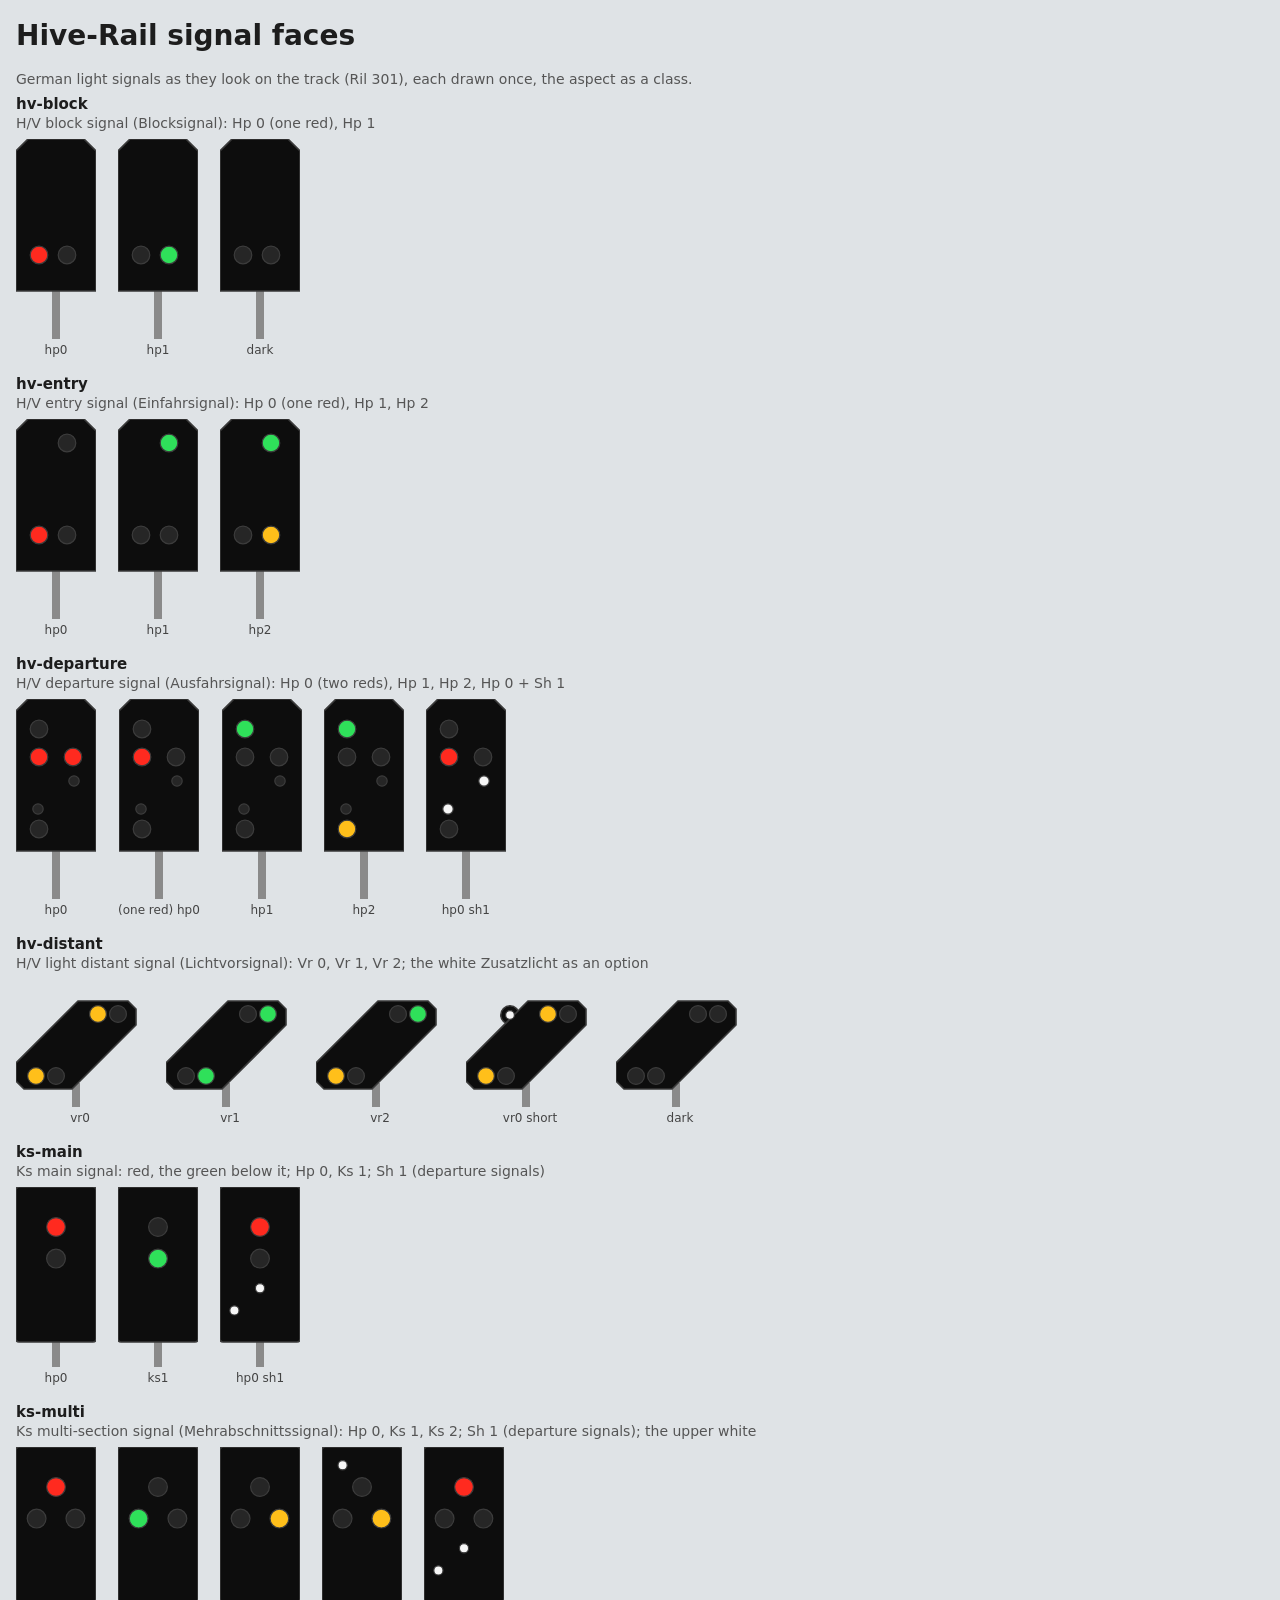
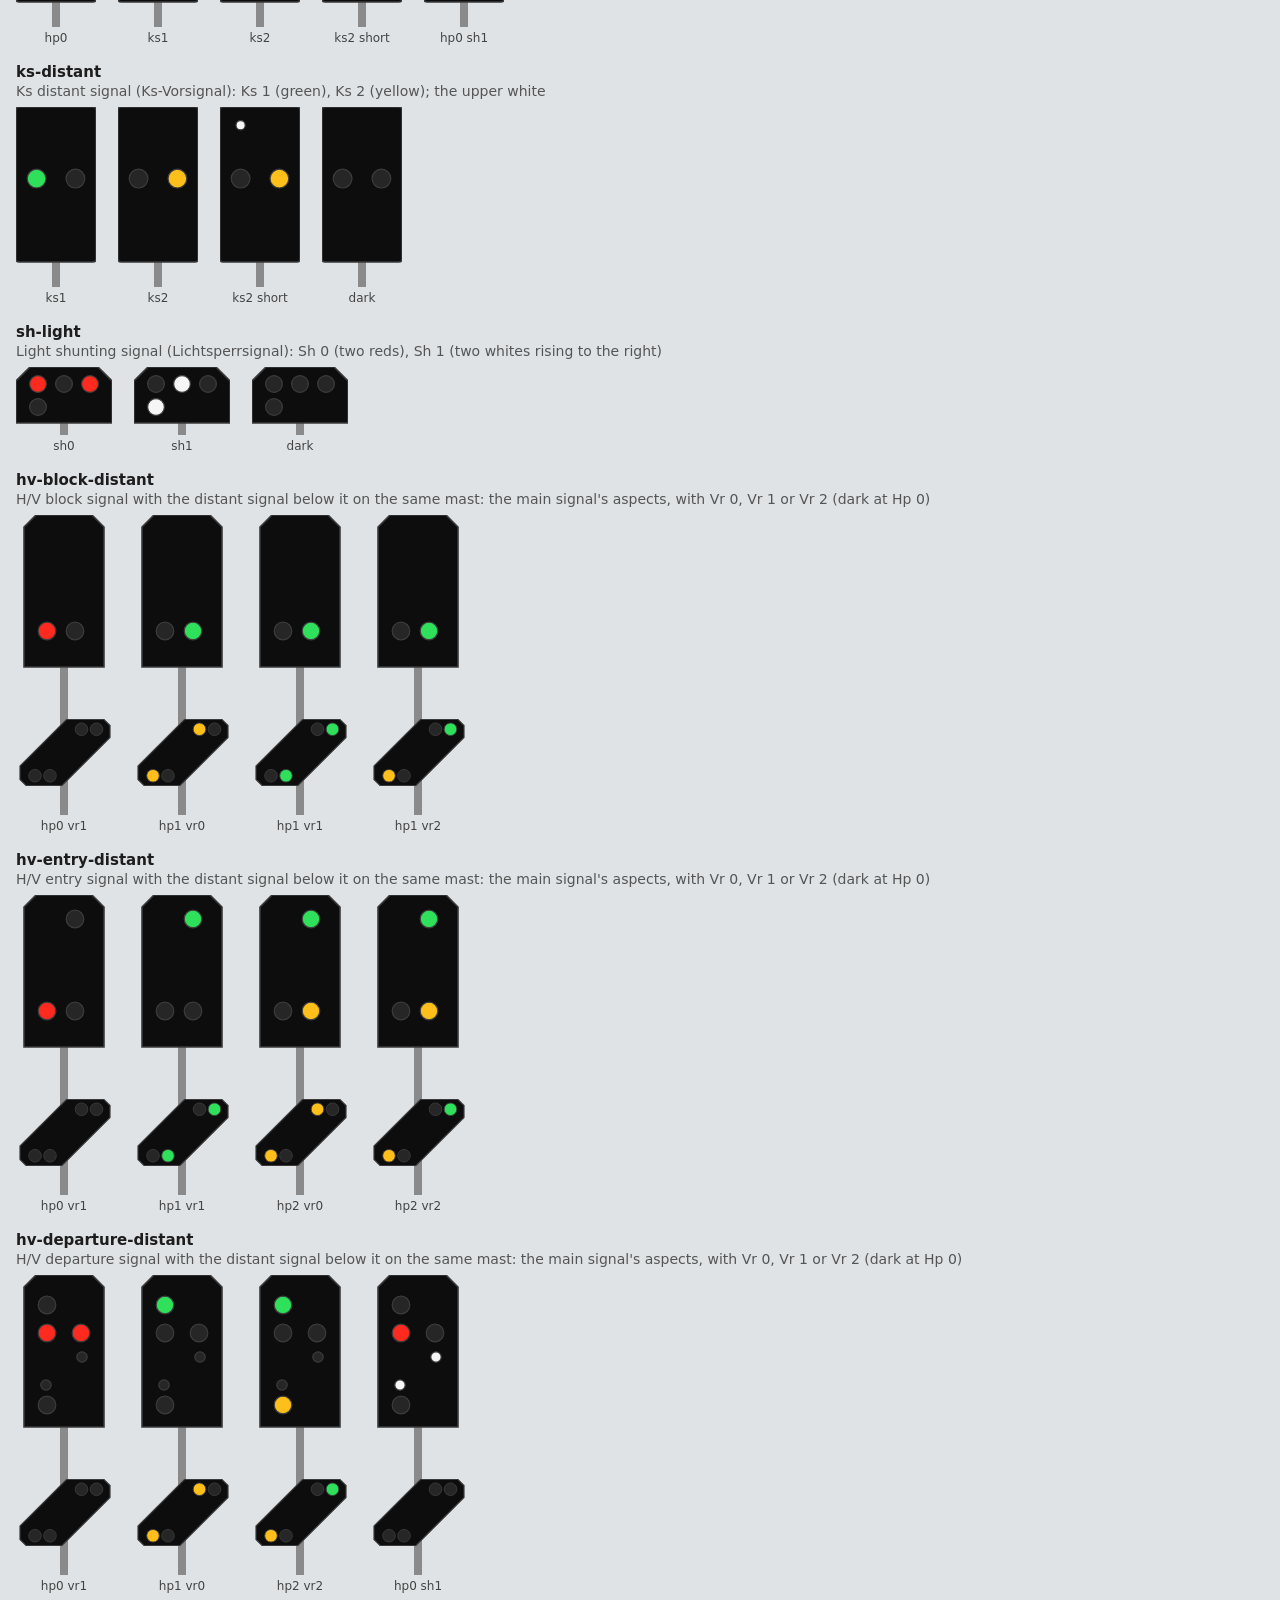
<file: assets/signals/preview.html>
<!doctype html>
<html lang="en"><head><meta charset="utf-8"><meta name="viewport" content="width=device-width, initial-scale=1">
<title>Signal faces</title>
<style>
  body { font: 14px system-ui, sans-serif; margin: 16px; background: #dfe3e6; color: #1d1d1d; }
  section { margin-bottom: 18px; } h2 { font-size: 15px; margin: 0; } p { margin: 2px 0 8px; color: #555; }
  .row { display: flex; gap: 22px; flex-wrap: wrap; align-items: flex-end; }
  figure { margin: 0; text-align: center; font-size: 12px; color: #444; } svg { display: block; margin: 0 auto 4px; }
  
  .sf-screen { fill: #0d0d0d; stroke: #3a3a3a; stroke-width: 0.8; }
  .sf-mast { fill: #8a8a8a; }
  .sf-lamp { fill: #262626; stroke: #3c3c3c; stroke-width: 0.6; }
  .sf-option { display: none; }
  .sh-lamp .sf-option.sh-lamp, .extra-lamp .sf-option.extra-lamp { display: inline; }
  /* H/V main */
  .hp0 .sf-red1, .hp0 .sf-red2 { fill: #ff2a1f; }
  .hp0.sh1 .sf-red2, .one-red.hp0 .sf-red2 { fill: #262626; }
  .hp1 .sf-green, .hp2 .sf-green { fill: #2fe05a; }
  .hp2 .sf-yellow { fill: #ffbf1a; }
  .sh1 .sf-white { fill: #f6f6f6; }
  /* H/V distant */
  .vr0 .sf-ll.sf-vr-yellow, .vr0 .sf-ur.sf-vr-yellow, .vr2 .sf-ll.sf-vr-yellow { fill: #ffbf1a; }
  .vr1 .sf-ll.sf-vr-green, .vr1 .sf-ur.sf-vr-green, .vr2 .sf-ur.sf-vr-green { fill: #2fe05a; }
  .short .sf-extra { fill: #f6f6f6; }
  .hp0 .sf-on-main .sf-vr-yellow, .hp0 .sf-on-main .sf-vr-green { fill: #262626; }
  /* Ks */
  .hp0 .sf-ks-red { fill: #ff2a1f; }
  .ks1 .sf-ks-green { fill: #2fe05a; }
  .ks2 .sf-ks-yellow { fill: #ffbf1a; }
  /* light shunting signal */
  .sh0 .sf-sh-red, .hp0 .sf-sh-red { fill: #ff2a1f; }

</style></head><body>
<h1>Hive-Rail signal faces</h1>
<p>German light signals as they look on the track (Ril 301), each drawn once, the aspect as a class.</p>
<section><h2>hv-block</h2><p>H/V block signal (Blocksignal): Hp 0 (one red), Hp 1</p><div class="row"><figure><svg viewBox="0 0 40 100" style="height:200px" class="hp0"><rect class="sf-mast" x="18" y="76" width="4" height="24"/>
  <path class="sf-screen" d="M6 0 H34 L40 6 V76 H0 V6 Z"/>
  <circle class="sf-lamp sf-red1" cx="11.5" cy="58" r="4.4"/>
  <circle class="sf-lamp sf-green" cx="25.5" cy="58" r="4.4"/></svg><figcaption>hp0</figcaption></figure><figure><svg viewBox="0 0 40 100" style="height:200px" class="hp1"><rect class="sf-mast" x="18" y="76" width="4" height="24"/>
  <path class="sf-screen" d="M6 0 H34 L40 6 V76 H0 V6 Z"/>
  <circle class="sf-lamp sf-red1" cx="11.5" cy="58" r="4.4"/>
  <circle class="sf-lamp sf-green" cx="25.5" cy="58" r="4.4"/></svg><figcaption>hp1</figcaption></figure><figure><svg viewBox="0 0 40 100" style="height:200px" class=""><rect class="sf-mast" x="18" y="76" width="4" height="24"/>
  <path class="sf-screen" d="M6 0 H34 L40 6 V76 H0 V6 Z"/>
  <circle class="sf-lamp sf-red1" cx="11.5" cy="58" r="4.4"/>
  <circle class="sf-lamp sf-green" cx="25.5" cy="58" r="4.4"/></svg><figcaption>dark</figcaption></figure></div></section><section><h2>hv-entry</h2><p>H/V entry signal (Einfahrsignal): Hp 0 (one red), Hp 1, Hp 2</p><div class="row"><figure><svg viewBox="0 0 40 100" style="height:200px" class="hp0"><rect class="sf-mast" x="18" y="76" width="4" height="24"/>
  <path class="sf-screen" d="M6 0 H34 L40 6 V76 H0 V6 Z"/>
  <circle class="sf-lamp sf-green" cx="25.5" cy="12" r="4.4"/>
  <circle class="sf-lamp sf-red1" cx="11.5" cy="58" r="4.4"/>
  <circle class="sf-lamp sf-yellow" cx="25.5" cy="58" r="4.4"/></svg><figcaption>hp0</figcaption></figure><figure><svg viewBox="0 0 40 100" style="height:200px" class="hp1"><rect class="sf-mast" x="18" y="76" width="4" height="24"/>
  <path class="sf-screen" d="M6 0 H34 L40 6 V76 H0 V6 Z"/>
  <circle class="sf-lamp sf-green" cx="25.5" cy="12" r="4.4"/>
  <circle class="sf-lamp sf-red1" cx="11.5" cy="58" r="4.4"/>
  <circle class="sf-lamp sf-yellow" cx="25.5" cy="58" r="4.4"/></svg><figcaption>hp1</figcaption></figure><figure><svg viewBox="0 0 40 100" style="height:200px" class="hp2"><rect class="sf-mast" x="18" y="76" width="4" height="24"/>
  <path class="sf-screen" d="M6 0 H34 L40 6 V76 H0 V6 Z"/>
  <circle class="sf-lamp sf-green" cx="25.5" cy="12" r="4.4"/>
  <circle class="sf-lamp sf-red1" cx="11.5" cy="58" r="4.4"/>
  <circle class="sf-lamp sf-yellow" cx="25.5" cy="58" r="4.4"/></svg><figcaption>hp2</figcaption></figure></div></section><section><h2>hv-departure</h2><p>H/V departure signal (Ausfahrsignal): Hp 0 (two reds), Hp 1, Hp 2, Hp 0 + Sh 1</p><div class="row"><figure><svg viewBox="0 0 40 100" style="height:200px" class="hp0"><rect class="sf-mast" x="18" y="76" width="4" height="24"/>
  <path class="sf-screen" d="M6 0 H34 L40 6 V76 H0 V6 Z"/>
  <circle class="sf-lamp sf-green" cx="11.5" cy="15" r="4.4"/>
  <circle class="sf-lamp sf-red1" cx="11.5" cy="29" r="4.4"/>
  <circle class="sf-lamp sf-red2" cx="28.5" cy="29" r="4.4"/>
  <circle class="sf-lamp sf-white" cx="29" cy="41" r="2.6"/>
  <circle class="sf-lamp sf-white" cx="11" cy="55" r="2.6"/>
  <circle class="sf-lamp sf-yellow" cx="11.5" cy="65" r="4.4"/></svg><figcaption>hp0</figcaption></figure><figure><svg viewBox="0 0 40 100" style="height:200px" class="one-red hp0"><rect class="sf-mast" x="18" y="76" width="4" height="24"/>
  <path class="sf-screen" d="M6 0 H34 L40 6 V76 H0 V6 Z"/>
  <circle class="sf-lamp sf-green" cx="11.5" cy="15" r="4.4"/>
  <circle class="sf-lamp sf-red1" cx="11.5" cy="29" r="4.4"/>
  <circle class="sf-lamp sf-red2" cx="28.5" cy="29" r="4.4"/>
  <circle class="sf-lamp sf-white" cx="29" cy="41" r="2.6"/>
  <circle class="sf-lamp sf-white" cx="11" cy="55" r="2.6"/>
  <circle class="sf-lamp sf-yellow" cx="11.5" cy="65" r="4.4"/></svg><figcaption>(one red) hp0</figcaption></figure><figure><svg viewBox="0 0 40 100" style="height:200px" class="hp1"><rect class="sf-mast" x="18" y="76" width="4" height="24"/>
  <path class="sf-screen" d="M6 0 H34 L40 6 V76 H0 V6 Z"/>
  <circle class="sf-lamp sf-green" cx="11.5" cy="15" r="4.4"/>
  <circle class="sf-lamp sf-red1" cx="11.5" cy="29" r="4.4"/>
  <circle class="sf-lamp sf-red2" cx="28.5" cy="29" r="4.4"/>
  <circle class="sf-lamp sf-white" cx="29" cy="41" r="2.6"/>
  <circle class="sf-lamp sf-white" cx="11" cy="55" r="2.6"/>
  <circle class="sf-lamp sf-yellow" cx="11.5" cy="65" r="4.4"/></svg><figcaption>hp1</figcaption></figure><figure><svg viewBox="0 0 40 100" style="height:200px" class="hp2"><rect class="sf-mast" x="18" y="76" width="4" height="24"/>
  <path class="sf-screen" d="M6 0 H34 L40 6 V76 H0 V6 Z"/>
  <circle class="sf-lamp sf-green" cx="11.5" cy="15" r="4.4"/>
  <circle class="sf-lamp sf-red1" cx="11.5" cy="29" r="4.4"/>
  <circle class="sf-lamp sf-red2" cx="28.5" cy="29" r="4.4"/>
  <circle class="sf-lamp sf-white" cx="29" cy="41" r="2.6"/>
  <circle class="sf-lamp sf-white" cx="11" cy="55" r="2.6"/>
  <circle class="sf-lamp sf-yellow" cx="11.5" cy="65" r="4.4"/></svg><figcaption>hp2</figcaption></figure><figure><svg viewBox="0 0 40 100" style="height:200px" class="hp0 sh1"><rect class="sf-mast" x="18" y="76" width="4" height="24"/>
  <path class="sf-screen" d="M6 0 H34 L40 6 V76 H0 V6 Z"/>
  <circle class="sf-lamp sf-green" cx="11.5" cy="15" r="4.4"/>
  <circle class="sf-lamp sf-red1" cx="11.5" cy="29" r="4.4"/>
  <circle class="sf-lamp sf-red2" cx="28.5" cy="29" r="4.4"/>
  <circle class="sf-lamp sf-white" cx="29" cy="41" r="2.6"/>
  <circle class="sf-lamp sf-white" cx="11" cy="55" r="2.6"/>
  <circle class="sf-lamp sf-yellow" cx="11.5" cy="65" r="4.4"/></svg><figcaption>hp0 sh1</figcaption></figure></div></section><section><h2>hv-distant</h2><p>H/V light distant signal (Lichtvorsignal): Vr 0, Vr 1, Vr 2; the white Zusatzlicht as an option</p><div class="row"><figure><svg viewBox="0 0 64 64" style="height:128px" class="vr0"><rect class="sf-mast sf-own-mast" x="28" y="52" width="4" height="12"/>
  <circle class="sf-screen sf-option extra-lamp" cx="22" cy="18" r="4.6"/>
  <path class="sf-screen" d="M31 11 H56 L60 15 V23 L28 55 H4 L0 51 V42 Z"/>
  <circle class="sf-lamp sf-ur sf-vr-yellow" cx="41" cy="17.5" r="4.2"/>
  <circle class="sf-lamp sf-ur sf-vr-green" cx="51" cy="17.5" r="4.2"/>
  <circle class="sf-lamp sf-ll sf-vr-yellow" cx="10" cy="48.5" r="4.2"/>
  <circle class="sf-lamp sf-ll sf-vr-green" cx="20" cy="48.5" r="4.2"/>
  <circle class="sf-lamp sf-extra sf-option extra-lamp" cx="22" cy="18" r="2.2"/></svg><figcaption>vr0</figcaption></figure><figure><svg viewBox="0 0 64 64" style="height:128px" class="vr1"><rect class="sf-mast sf-own-mast" x="28" y="52" width="4" height="12"/>
  <circle class="sf-screen sf-option extra-lamp" cx="22" cy="18" r="4.6"/>
  <path class="sf-screen" d="M31 11 H56 L60 15 V23 L28 55 H4 L0 51 V42 Z"/>
  <circle class="sf-lamp sf-ur sf-vr-yellow" cx="41" cy="17.5" r="4.2"/>
  <circle class="sf-lamp sf-ur sf-vr-green" cx="51" cy="17.5" r="4.2"/>
  <circle class="sf-lamp sf-ll sf-vr-yellow" cx="10" cy="48.5" r="4.2"/>
  <circle class="sf-lamp sf-ll sf-vr-green" cx="20" cy="48.5" r="4.2"/>
  <circle class="sf-lamp sf-extra sf-option extra-lamp" cx="22" cy="18" r="2.2"/></svg><figcaption>vr1</figcaption></figure><figure><svg viewBox="0 0 64 64" style="height:128px" class="vr2"><rect class="sf-mast sf-own-mast" x="28" y="52" width="4" height="12"/>
  <circle class="sf-screen sf-option extra-lamp" cx="22" cy="18" r="4.6"/>
  <path class="sf-screen" d="M31 11 H56 L60 15 V23 L28 55 H4 L0 51 V42 Z"/>
  <circle class="sf-lamp sf-ur sf-vr-yellow" cx="41" cy="17.5" r="4.2"/>
  <circle class="sf-lamp sf-ur sf-vr-green" cx="51" cy="17.5" r="4.2"/>
  <circle class="sf-lamp sf-ll sf-vr-yellow" cx="10" cy="48.5" r="4.2"/>
  <circle class="sf-lamp sf-ll sf-vr-green" cx="20" cy="48.5" r="4.2"/>
  <circle class="sf-lamp sf-extra sf-option extra-lamp" cx="22" cy="18" r="2.2"/></svg><figcaption>vr2</figcaption></figure><figure><svg viewBox="0 0 64 64" style="height:128px" class="extra-lamp vr0 short"><rect class="sf-mast sf-own-mast" x="28" y="52" width="4" height="12"/>
  <circle class="sf-screen sf-option extra-lamp" cx="22" cy="18" r="4.6"/>
  <path class="sf-screen" d="M31 11 H56 L60 15 V23 L28 55 H4 L0 51 V42 Z"/>
  <circle class="sf-lamp sf-ur sf-vr-yellow" cx="41" cy="17.5" r="4.2"/>
  <circle class="sf-lamp sf-ur sf-vr-green" cx="51" cy="17.5" r="4.2"/>
  <circle class="sf-lamp sf-ll sf-vr-yellow" cx="10" cy="48.5" r="4.2"/>
  <circle class="sf-lamp sf-ll sf-vr-green" cx="20" cy="48.5" r="4.2"/>
  <circle class="sf-lamp sf-extra sf-option extra-lamp" cx="22" cy="18" r="2.2"/></svg><figcaption>vr0 short</figcaption></figure><figure><svg viewBox="0 0 64 64" style="height:128px" class=""><rect class="sf-mast sf-own-mast" x="28" y="52" width="4" height="12"/>
  <circle class="sf-screen sf-option extra-lamp" cx="22" cy="18" r="4.6"/>
  <path class="sf-screen" d="M31 11 H56 L60 15 V23 L28 55 H4 L0 51 V42 Z"/>
  <circle class="sf-lamp sf-ur sf-vr-yellow" cx="41" cy="17.5" r="4.2"/>
  <circle class="sf-lamp sf-ur sf-vr-green" cx="51" cy="17.5" r="4.2"/>
  <circle class="sf-lamp sf-ll sf-vr-yellow" cx="10" cy="48.5" r="4.2"/>
  <circle class="sf-lamp sf-ll sf-vr-green" cx="20" cy="48.5" r="4.2"/>
  <circle class="sf-lamp sf-extra sf-option extra-lamp" cx="22" cy="18" r="2.2"/></svg><figcaption>dark</figcaption></figure></div></section><section><h2>ks-main</h2><p>Ks main signal: red, the green below it; Hp 0, Ks 1; Sh 1 (departure signals)</p><div class="row"><figure><svg viewBox="0 0 40 90" style="height:180px" class="hp0"><rect class="sf-mast" x="18" y="77.5" width="4" height="12.5"/>
  <rect class="sf-screen" x="0" y="0" width="40" height="77.5" rx="1.5"/>
  <circle class="sf-lamp sf-ks-red" cx="20" cy="20" r="4.7"/>
  <circle class="sf-lamp sf-ks-green" cx="20" cy="35.8" r="4.7"/>
  <circle class="sf-lamp sf-white sf-option sh-lamp" cx="20" cy="50.6" r="2.3"/>
  <circle class="sf-lamp sf-white sf-option sh-lamp" cx="7.2" cy="61.7" r="2.3"/></svg><figcaption>hp0</figcaption></figure><figure><svg viewBox="0 0 40 90" style="height:180px" class="ks1"><rect class="sf-mast" x="18" y="77.5" width="4" height="12.5"/>
  <rect class="sf-screen" x="0" y="0" width="40" height="77.5" rx="1.5"/>
  <circle class="sf-lamp sf-ks-red" cx="20" cy="20" r="4.7"/>
  <circle class="sf-lamp sf-ks-green" cx="20" cy="35.8" r="4.7"/>
  <circle class="sf-lamp sf-white sf-option sh-lamp" cx="20" cy="50.6" r="2.3"/>
  <circle class="sf-lamp sf-white sf-option sh-lamp" cx="7.2" cy="61.7" r="2.3"/></svg><figcaption>ks1</figcaption></figure><figure><svg viewBox="0 0 40 90" style="height:180px" class="sh-lamp hp0 sh1"><rect class="sf-mast" x="18" y="77.5" width="4" height="12.5"/>
  <rect class="sf-screen" x="0" y="0" width="40" height="77.5" rx="1.5"/>
  <circle class="sf-lamp sf-ks-red" cx="20" cy="20" r="4.7"/>
  <circle class="sf-lamp sf-ks-green" cx="20" cy="35.8" r="4.7"/>
  <circle class="sf-lamp sf-white sf-option sh-lamp" cx="20" cy="50.6" r="2.3"/>
  <circle class="sf-lamp sf-white sf-option sh-lamp" cx="7.2" cy="61.7" r="2.3"/></svg><figcaption>hp0 sh1</figcaption></figure></div></section><section><h2>ks-multi</h2><p>Ks multi-section signal (Mehrabschnittssignal): Hp 0, Ks 1, Ks 2; Sh 1 (departure signals); the upper white</p><div class="row"><figure><svg viewBox="0 0 40 90" style="height:180px" class="hp0"><rect class="sf-mast" x="18" y="77.5" width="4" height="12.5"/>
  <rect class="sf-screen" x="0" y="0" width="40" height="77.5" rx="1.5"/>
  <circle class="sf-lamp sf-ks-red" cx="20" cy="20" r="4.7"/>
  <circle class="sf-lamp sf-ks-green" cx="10.3" cy="35.8" r="4.7"/>
  <circle class="sf-lamp sf-ks-yellow" cx="29.7" cy="35.8" r="4.7"/>
  <circle class="sf-lamp sf-extra sf-option extra-lamp" cx="10.3" cy="9.1" r="2.3"/>
  <circle class="sf-lamp sf-white sf-option sh-lamp" cx="20" cy="50.6" r="2.3"/>
  <circle class="sf-lamp sf-white sf-option sh-lamp" cx="7.2" cy="61.7" r="2.3"/></svg><figcaption>hp0</figcaption></figure><figure><svg viewBox="0 0 40 90" style="height:180px" class="ks1"><rect class="sf-mast" x="18" y="77.5" width="4" height="12.5"/>
  <rect class="sf-screen" x="0" y="0" width="40" height="77.5" rx="1.5"/>
  <circle class="sf-lamp sf-ks-red" cx="20" cy="20" r="4.7"/>
  <circle class="sf-lamp sf-ks-green" cx="10.3" cy="35.8" r="4.7"/>
  <circle class="sf-lamp sf-ks-yellow" cx="29.7" cy="35.8" r="4.7"/>
  <circle class="sf-lamp sf-extra sf-option extra-lamp" cx="10.3" cy="9.1" r="2.3"/>
  <circle class="sf-lamp sf-white sf-option sh-lamp" cx="20" cy="50.6" r="2.3"/>
  <circle class="sf-lamp sf-white sf-option sh-lamp" cx="7.2" cy="61.7" r="2.3"/></svg><figcaption>ks1</figcaption></figure><figure><svg viewBox="0 0 40 90" style="height:180px" class="ks2"><rect class="sf-mast" x="18" y="77.5" width="4" height="12.5"/>
  <rect class="sf-screen" x="0" y="0" width="40" height="77.5" rx="1.5"/>
  <circle class="sf-lamp sf-ks-red" cx="20" cy="20" r="4.7"/>
  <circle class="sf-lamp sf-ks-green" cx="10.3" cy="35.8" r="4.7"/>
  <circle class="sf-lamp sf-ks-yellow" cx="29.7" cy="35.8" r="4.7"/>
  <circle class="sf-lamp sf-extra sf-option extra-lamp" cx="10.3" cy="9.1" r="2.3"/>
  <circle class="sf-lamp sf-white sf-option sh-lamp" cx="20" cy="50.6" r="2.3"/>
  <circle class="sf-lamp sf-white sf-option sh-lamp" cx="7.2" cy="61.7" r="2.3"/></svg><figcaption>ks2</figcaption></figure><figure><svg viewBox="0 0 40 90" style="height:180px" class="extra-lamp ks2 short"><rect class="sf-mast" x="18" y="77.5" width="4" height="12.5"/>
  <rect class="sf-screen" x="0" y="0" width="40" height="77.5" rx="1.5"/>
  <circle class="sf-lamp sf-ks-red" cx="20" cy="20" r="4.7"/>
  <circle class="sf-lamp sf-ks-green" cx="10.3" cy="35.8" r="4.7"/>
  <circle class="sf-lamp sf-ks-yellow" cx="29.7" cy="35.8" r="4.7"/>
  <circle class="sf-lamp sf-extra sf-option extra-lamp" cx="10.3" cy="9.1" r="2.3"/>
  <circle class="sf-lamp sf-white sf-option sh-lamp" cx="20" cy="50.6" r="2.3"/>
  <circle class="sf-lamp sf-white sf-option sh-lamp" cx="7.2" cy="61.7" r="2.3"/></svg><figcaption>ks2 short</figcaption></figure><figure><svg viewBox="0 0 40 90" style="height:180px" class="sh-lamp hp0 sh1"><rect class="sf-mast" x="18" y="77.5" width="4" height="12.5"/>
  <rect class="sf-screen" x="0" y="0" width="40" height="77.5" rx="1.5"/>
  <circle class="sf-lamp sf-ks-red" cx="20" cy="20" r="4.7"/>
  <circle class="sf-lamp sf-ks-green" cx="10.3" cy="35.8" r="4.7"/>
  <circle class="sf-lamp sf-ks-yellow" cx="29.7" cy="35.8" r="4.7"/>
  <circle class="sf-lamp sf-extra sf-option extra-lamp" cx="10.3" cy="9.1" r="2.3"/>
  <circle class="sf-lamp sf-white sf-option sh-lamp" cx="20" cy="50.6" r="2.3"/>
  <circle class="sf-lamp sf-white sf-option sh-lamp" cx="7.2" cy="61.7" r="2.3"/></svg><figcaption>hp0 sh1</figcaption></figure></div></section><section><h2>ks-distant</h2><p>Ks distant signal (Ks-Vorsignal): Ks 1 (green), Ks 2 (yellow); the upper white</p><div class="row"><figure><svg viewBox="0 0 40 90" style="height:180px" class="ks1"><rect class="sf-mast" x="18" y="77.5" width="4" height="12.5"/>
  <rect class="sf-screen" x="0" y="0" width="40" height="77.5" rx="1.5"/>
  <circle class="sf-lamp sf-ks-green" cx="10.3" cy="35.8" r="4.7"/>
  <circle class="sf-lamp sf-ks-yellow" cx="29.7" cy="35.8" r="4.7"/>
  <circle class="sf-lamp sf-extra sf-option extra-lamp" cx="10.3" cy="9.1" r="2.3"/></svg><figcaption>ks1</figcaption></figure><figure><svg viewBox="0 0 40 90" style="height:180px" class="ks2"><rect class="sf-mast" x="18" y="77.5" width="4" height="12.5"/>
  <rect class="sf-screen" x="0" y="0" width="40" height="77.5" rx="1.5"/>
  <circle class="sf-lamp sf-ks-green" cx="10.3" cy="35.8" r="4.7"/>
  <circle class="sf-lamp sf-ks-yellow" cx="29.7" cy="35.8" r="4.7"/>
  <circle class="sf-lamp sf-extra sf-option extra-lamp" cx="10.3" cy="9.1" r="2.3"/></svg><figcaption>ks2</figcaption></figure><figure><svg viewBox="0 0 40 90" style="height:180px" class="extra-lamp ks2 short"><rect class="sf-mast" x="18" y="77.5" width="4" height="12.5"/>
  <rect class="sf-screen" x="0" y="0" width="40" height="77.5" rx="1.5"/>
  <circle class="sf-lamp sf-ks-green" cx="10.3" cy="35.8" r="4.7"/>
  <circle class="sf-lamp sf-ks-yellow" cx="29.7" cy="35.8" r="4.7"/>
  <circle class="sf-lamp sf-extra sf-option extra-lamp" cx="10.3" cy="9.1" r="2.3"/></svg><figcaption>ks2 short</figcaption></figure><figure><svg viewBox="0 0 40 90" style="height:180px" class=""><rect class="sf-mast" x="18" y="77.5" width="4" height="12.5"/>
  <rect class="sf-screen" x="0" y="0" width="40" height="77.5" rx="1.5"/>
  <circle class="sf-lamp sf-ks-green" cx="10.3" cy="35.8" r="4.7"/>
  <circle class="sf-lamp sf-ks-yellow" cx="29.7" cy="35.8" r="4.7"/>
  <circle class="sf-lamp sf-extra sf-option extra-lamp" cx="10.3" cy="9.1" r="2.3"/></svg><figcaption>dark</figcaption></figure></div></section><section><h2>sh-light</h2><p>Light shunting signal (Lichtsperrsignal): Sh 0 (two reds), Sh 1 (two whites rising to the right)</p><div class="row"><figure><svg viewBox="0 0 48 34" style="height:68px" class="sh0"><rect class="sf-mast" x="22" y="28" width="4" height="6"/>
  <path class="sf-screen" d="M7 0 H41 L48 7 V28 H0 V7 Z"/>
  <circle class="sf-lamp sf-sh-red" cx="11" cy="8.5" r="4.2"/>
  <circle class="sf-lamp sf-sh-red" cx="37" cy="8.5" r="4.2"/>
  <circle class="sf-lamp sf-white" cx="24" cy="8.5" r="4.2"/>
  <circle class="sf-lamp sf-white" cx="11" cy="20" r="4.2"/></svg><figcaption>sh0</figcaption></figure><figure><svg viewBox="0 0 48 34" style="height:68px" class="sh1"><rect class="sf-mast" x="22" y="28" width="4" height="6"/>
  <path class="sf-screen" d="M7 0 H41 L48 7 V28 H0 V7 Z"/>
  <circle class="sf-lamp sf-sh-red" cx="11" cy="8.5" r="4.2"/>
  <circle class="sf-lamp sf-sh-red" cx="37" cy="8.5" r="4.2"/>
  <circle class="sf-lamp sf-white" cx="24" cy="8.5" r="4.2"/>
  <circle class="sf-lamp sf-white" cx="11" cy="20" r="4.2"/></svg><figcaption>sh1</figcaption></figure><figure><svg viewBox="0 0 48 34" style="height:68px" class=""><rect class="sf-mast" x="22" y="28" width="4" height="6"/>
  <path class="sf-screen" d="M7 0 H41 L48 7 V28 H0 V7 Z"/>
  <circle class="sf-lamp sf-sh-red" cx="11" cy="8.5" r="4.2"/>
  <circle class="sf-lamp sf-sh-red" cx="37" cy="8.5" r="4.2"/>
  <circle class="sf-lamp sf-white" cx="24" cy="8.5" r="4.2"/>
  <circle class="sf-lamp sf-white" cx="11" cy="20" r="4.2"/></svg><figcaption>dark</figcaption></figure></div></section><section><h2>hv-block-distant</h2><p>H/V block signal with the distant signal below it on the same mast: the main signal's aspects, with Vr 0, Vr 1 or Vr 2 (dark at Hp 0)</p><div class="row"><figure><svg viewBox="0 0 48 150" style="height:300px" class="hp0 vr1"><rect class="sf-mast" x="22" y="76" width="4" height="74"/>
  <g transform="translate(4 0)">

  <path class="sf-screen" d="M6 0 H34 L40 6 V76 H0 V6 Z"/>
  <circle class="sf-lamp sf-red1" cx="11.5" cy="58" r="4.4"/>
  <circle class="sf-lamp sf-green" cx="25.5" cy="58" r="4.4"/>
  </g>
  <g class="sf-on-main" transform="translate(2 94) scale(0.75)">

  <circle class="sf-screen sf-option extra-lamp" cx="22" cy="18" r="4.6"/>
  <path class="sf-screen" d="M31 11 H56 L60 15 V23 L28 55 H4 L0 51 V42 Z"/>
  <circle class="sf-lamp sf-ur sf-vr-yellow" cx="41" cy="17.5" r="4.2"/>
  <circle class="sf-lamp sf-ur sf-vr-green" cx="51" cy="17.5" r="4.2"/>
  <circle class="sf-lamp sf-ll sf-vr-yellow" cx="10" cy="48.5" r="4.2"/>
  <circle class="sf-lamp sf-ll sf-vr-green" cx="20" cy="48.5" r="4.2"/>
  <circle class="sf-lamp sf-extra sf-option extra-lamp" cx="22" cy="18" r="2.2"/>
  </g></svg><figcaption>hp0 vr1</figcaption></figure><figure><svg viewBox="0 0 48 150" style="height:300px" class="hp1 vr0"><rect class="sf-mast" x="22" y="76" width="4" height="74"/>
  <g transform="translate(4 0)">

  <path class="sf-screen" d="M6 0 H34 L40 6 V76 H0 V6 Z"/>
  <circle class="sf-lamp sf-red1" cx="11.5" cy="58" r="4.4"/>
  <circle class="sf-lamp sf-green" cx="25.5" cy="58" r="4.4"/>
  </g>
  <g class="sf-on-main" transform="translate(2 94) scale(0.75)">

  <circle class="sf-screen sf-option extra-lamp" cx="22" cy="18" r="4.6"/>
  <path class="sf-screen" d="M31 11 H56 L60 15 V23 L28 55 H4 L0 51 V42 Z"/>
  <circle class="sf-lamp sf-ur sf-vr-yellow" cx="41" cy="17.5" r="4.2"/>
  <circle class="sf-lamp sf-ur sf-vr-green" cx="51" cy="17.5" r="4.2"/>
  <circle class="sf-lamp sf-ll sf-vr-yellow" cx="10" cy="48.5" r="4.2"/>
  <circle class="sf-lamp sf-ll sf-vr-green" cx="20" cy="48.5" r="4.2"/>
  <circle class="sf-lamp sf-extra sf-option extra-lamp" cx="22" cy="18" r="2.2"/>
  </g></svg><figcaption>hp1 vr0</figcaption></figure><figure><svg viewBox="0 0 48 150" style="height:300px" class="hp1 vr1"><rect class="sf-mast" x="22" y="76" width="4" height="74"/>
  <g transform="translate(4 0)">

  <path class="sf-screen" d="M6 0 H34 L40 6 V76 H0 V6 Z"/>
  <circle class="sf-lamp sf-red1" cx="11.5" cy="58" r="4.4"/>
  <circle class="sf-lamp sf-green" cx="25.5" cy="58" r="4.4"/>
  </g>
  <g class="sf-on-main" transform="translate(2 94) scale(0.75)">

  <circle class="sf-screen sf-option extra-lamp" cx="22" cy="18" r="4.6"/>
  <path class="sf-screen" d="M31 11 H56 L60 15 V23 L28 55 H4 L0 51 V42 Z"/>
  <circle class="sf-lamp sf-ur sf-vr-yellow" cx="41" cy="17.5" r="4.2"/>
  <circle class="sf-lamp sf-ur sf-vr-green" cx="51" cy="17.5" r="4.2"/>
  <circle class="sf-lamp sf-ll sf-vr-yellow" cx="10" cy="48.5" r="4.2"/>
  <circle class="sf-lamp sf-ll sf-vr-green" cx="20" cy="48.5" r="4.2"/>
  <circle class="sf-lamp sf-extra sf-option extra-lamp" cx="22" cy="18" r="2.2"/>
  </g></svg><figcaption>hp1 vr1</figcaption></figure><figure><svg viewBox="0 0 48 150" style="height:300px" class="hp1 vr2"><rect class="sf-mast" x="22" y="76" width="4" height="74"/>
  <g transform="translate(4 0)">

  <path class="sf-screen" d="M6 0 H34 L40 6 V76 H0 V6 Z"/>
  <circle class="sf-lamp sf-red1" cx="11.5" cy="58" r="4.4"/>
  <circle class="sf-lamp sf-green" cx="25.5" cy="58" r="4.4"/>
  </g>
  <g class="sf-on-main" transform="translate(2 94) scale(0.75)">

  <circle class="sf-screen sf-option extra-lamp" cx="22" cy="18" r="4.6"/>
  <path class="sf-screen" d="M31 11 H56 L60 15 V23 L28 55 H4 L0 51 V42 Z"/>
  <circle class="sf-lamp sf-ur sf-vr-yellow" cx="41" cy="17.5" r="4.2"/>
  <circle class="sf-lamp sf-ur sf-vr-green" cx="51" cy="17.5" r="4.2"/>
  <circle class="sf-lamp sf-ll sf-vr-yellow" cx="10" cy="48.5" r="4.2"/>
  <circle class="sf-lamp sf-ll sf-vr-green" cx="20" cy="48.5" r="4.2"/>
  <circle class="sf-lamp sf-extra sf-option extra-lamp" cx="22" cy="18" r="2.2"/>
  </g></svg><figcaption>hp1 vr2</figcaption></figure></div></section><section><h2>hv-entry-distant</h2><p>H/V entry signal with the distant signal below it on the same mast: the main signal's aspects, with Vr 0, Vr 1 or Vr 2 (dark at Hp 0)</p><div class="row"><figure><svg viewBox="0 0 48 150" style="height:300px" class="hp0 vr1"><rect class="sf-mast" x="22" y="76" width="4" height="74"/>
  <g transform="translate(4 0)">

  <path class="sf-screen" d="M6 0 H34 L40 6 V76 H0 V6 Z"/>
  <circle class="sf-lamp sf-green" cx="25.5" cy="12" r="4.4"/>
  <circle class="sf-lamp sf-red1" cx="11.5" cy="58" r="4.4"/>
  <circle class="sf-lamp sf-yellow" cx="25.5" cy="58" r="4.4"/>
  </g>
  <g class="sf-on-main" transform="translate(2 94) scale(0.75)">

  <circle class="sf-screen sf-option extra-lamp" cx="22" cy="18" r="4.6"/>
  <path class="sf-screen" d="M31 11 H56 L60 15 V23 L28 55 H4 L0 51 V42 Z"/>
  <circle class="sf-lamp sf-ur sf-vr-yellow" cx="41" cy="17.5" r="4.2"/>
  <circle class="sf-lamp sf-ur sf-vr-green" cx="51" cy="17.5" r="4.2"/>
  <circle class="sf-lamp sf-ll sf-vr-yellow" cx="10" cy="48.5" r="4.2"/>
  <circle class="sf-lamp sf-ll sf-vr-green" cx="20" cy="48.5" r="4.2"/>
  <circle class="sf-lamp sf-extra sf-option extra-lamp" cx="22" cy="18" r="2.2"/>
  </g></svg><figcaption>hp0 vr1</figcaption></figure><figure><svg viewBox="0 0 48 150" style="height:300px" class="hp1 vr1"><rect class="sf-mast" x="22" y="76" width="4" height="74"/>
  <g transform="translate(4 0)">

  <path class="sf-screen" d="M6 0 H34 L40 6 V76 H0 V6 Z"/>
  <circle class="sf-lamp sf-green" cx="25.5" cy="12" r="4.4"/>
  <circle class="sf-lamp sf-red1" cx="11.5" cy="58" r="4.4"/>
  <circle class="sf-lamp sf-yellow" cx="25.5" cy="58" r="4.4"/>
  </g>
  <g class="sf-on-main" transform="translate(2 94) scale(0.75)">

  <circle class="sf-screen sf-option extra-lamp" cx="22" cy="18" r="4.6"/>
  <path class="sf-screen" d="M31 11 H56 L60 15 V23 L28 55 H4 L0 51 V42 Z"/>
  <circle class="sf-lamp sf-ur sf-vr-yellow" cx="41" cy="17.5" r="4.2"/>
  <circle class="sf-lamp sf-ur sf-vr-green" cx="51" cy="17.5" r="4.2"/>
  <circle class="sf-lamp sf-ll sf-vr-yellow" cx="10" cy="48.5" r="4.2"/>
  <circle class="sf-lamp sf-ll sf-vr-green" cx="20" cy="48.5" r="4.2"/>
  <circle class="sf-lamp sf-extra sf-option extra-lamp" cx="22" cy="18" r="2.2"/>
  </g></svg><figcaption>hp1 vr1</figcaption></figure><figure><svg viewBox="0 0 48 150" style="height:300px" class="hp2 vr0"><rect class="sf-mast" x="22" y="76" width="4" height="74"/>
  <g transform="translate(4 0)">

  <path class="sf-screen" d="M6 0 H34 L40 6 V76 H0 V6 Z"/>
  <circle class="sf-lamp sf-green" cx="25.5" cy="12" r="4.4"/>
  <circle class="sf-lamp sf-red1" cx="11.5" cy="58" r="4.4"/>
  <circle class="sf-lamp sf-yellow" cx="25.5" cy="58" r="4.4"/>
  </g>
  <g class="sf-on-main" transform="translate(2 94) scale(0.75)">

  <circle class="sf-screen sf-option extra-lamp" cx="22" cy="18" r="4.6"/>
  <path class="sf-screen" d="M31 11 H56 L60 15 V23 L28 55 H4 L0 51 V42 Z"/>
  <circle class="sf-lamp sf-ur sf-vr-yellow" cx="41" cy="17.5" r="4.2"/>
  <circle class="sf-lamp sf-ur sf-vr-green" cx="51" cy="17.5" r="4.2"/>
  <circle class="sf-lamp sf-ll sf-vr-yellow" cx="10" cy="48.5" r="4.2"/>
  <circle class="sf-lamp sf-ll sf-vr-green" cx="20" cy="48.5" r="4.2"/>
  <circle class="sf-lamp sf-extra sf-option extra-lamp" cx="22" cy="18" r="2.2"/>
  </g></svg><figcaption>hp2 vr0</figcaption></figure><figure><svg viewBox="0 0 48 150" style="height:300px" class="hp2 vr2"><rect class="sf-mast" x="22" y="76" width="4" height="74"/>
  <g transform="translate(4 0)">

  <path class="sf-screen" d="M6 0 H34 L40 6 V76 H0 V6 Z"/>
  <circle class="sf-lamp sf-green" cx="25.5" cy="12" r="4.4"/>
  <circle class="sf-lamp sf-red1" cx="11.5" cy="58" r="4.4"/>
  <circle class="sf-lamp sf-yellow" cx="25.5" cy="58" r="4.4"/>
  </g>
  <g class="sf-on-main" transform="translate(2 94) scale(0.75)">

  <circle class="sf-screen sf-option extra-lamp" cx="22" cy="18" r="4.6"/>
  <path class="sf-screen" d="M31 11 H56 L60 15 V23 L28 55 H4 L0 51 V42 Z"/>
  <circle class="sf-lamp sf-ur sf-vr-yellow" cx="41" cy="17.5" r="4.2"/>
  <circle class="sf-lamp sf-ur sf-vr-green" cx="51" cy="17.5" r="4.2"/>
  <circle class="sf-lamp sf-ll sf-vr-yellow" cx="10" cy="48.5" r="4.2"/>
  <circle class="sf-lamp sf-ll sf-vr-green" cx="20" cy="48.5" r="4.2"/>
  <circle class="sf-lamp sf-extra sf-option extra-lamp" cx="22" cy="18" r="2.2"/>
  </g></svg><figcaption>hp2 vr2</figcaption></figure></div></section><section><h2>hv-departure-distant</h2><p>H/V departure signal with the distant signal below it on the same mast: the main signal's aspects, with Vr 0, Vr 1 or Vr 2 (dark at Hp 0)</p><div class="row"><figure><svg viewBox="0 0 48 150" style="height:300px" class="hp0 vr1"><rect class="sf-mast" x="22" y="76" width="4" height="74"/>
  <g transform="translate(4 0)">

  <path class="sf-screen" d="M6 0 H34 L40 6 V76 H0 V6 Z"/>
  <circle class="sf-lamp sf-green" cx="11.5" cy="15" r="4.4"/>
  <circle class="sf-lamp sf-red1" cx="11.5" cy="29" r="4.4"/>
  <circle class="sf-lamp sf-red2" cx="28.5" cy="29" r="4.4"/>
  <circle class="sf-lamp sf-white" cx="29" cy="41" r="2.6"/>
  <circle class="sf-lamp sf-white" cx="11" cy="55" r="2.6"/>
  <circle class="sf-lamp sf-yellow" cx="11.5" cy="65" r="4.4"/>
  </g>
  <g class="sf-on-main" transform="translate(2 94) scale(0.75)">

  <circle class="sf-screen sf-option extra-lamp" cx="22" cy="18" r="4.6"/>
  <path class="sf-screen" d="M31 11 H56 L60 15 V23 L28 55 H4 L0 51 V42 Z"/>
  <circle class="sf-lamp sf-ur sf-vr-yellow" cx="41" cy="17.5" r="4.2"/>
  <circle class="sf-lamp sf-ur sf-vr-green" cx="51" cy="17.5" r="4.2"/>
  <circle class="sf-lamp sf-ll sf-vr-yellow" cx="10" cy="48.5" r="4.2"/>
  <circle class="sf-lamp sf-ll sf-vr-green" cx="20" cy="48.5" r="4.2"/>
  <circle class="sf-lamp sf-extra sf-option extra-lamp" cx="22" cy="18" r="2.2"/>
  </g></svg><figcaption>hp0 vr1</figcaption></figure><figure><svg viewBox="0 0 48 150" style="height:300px" class="hp1 vr0"><rect class="sf-mast" x="22" y="76" width="4" height="74"/>
  <g transform="translate(4 0)">

  <path class="sf-screen" d="M6 0 H34 L40 6 V76 H0 V6 Z"/>
  <circle class="sf-lamp sf-green" cx="11.5" cy="15" r="4.4"/>
  <circle class="sf-lamp sf-red1" cx="11.5" cy="29" r="4.4"/>
  <circle class="sf-lamp sf-red2" cx="28.5" cy="29" r="4.4"/>
  <circle class="sf-lamp sf-white" cx="29" cy="41" r="2.6"/>
  <circle class="sf-lamp sf-white" cx="11" cy="55" r="2.6"/>
  <circle class="sf-lamp sf-yellow" cx="11.5" cy="65" r="4.4"/>
  </g>
  <g class="sf-on-main" transform="translate(2 94) scale(0.75)">

  <circle class="sf-screen sf-option extra-lamp" cx="22" cy="18" r="4.6"/>
  <path class="sf-screen" d="M31 11 H56 L60 15 V23 L28 55 H4 L0 51 V42 Z"/>
  <circle class="sf-lamp sf-ur sf-vr-yellow" cx="41" cy="17.5" r="4.2"/>
  <circle class="sf-lamp sf-ur sf-vr-green" cx="51" cy="17.5" r="4.2"/>
  <circle class="sf-lamp sf-ll sf-vr-yellow" cx="10" cy="48.5" r="4.2"/>
  <circle class="sf-lamp sf-ll sf-vr-green" cx="20" cy="48.5" r="4.2"/>
  <circle class="sf-lamp sf-extra sf-option extra-lamp" cx="22" cy="18" r="2.2"/>
  </g></svg><figcaption>hp1 vr0</figcaption></figure><figure><svg viewBox="0 0 48 150" style="height:300px" class="hp2 vr2"><rect class="sf-mast" x="22" y="76" width="4" height="74"/>
  <g transform="translate(4 0)">

  <path class="sf-screen" d="M6 0 H34 L40 6 V76 H0 V6 Z"/>
  <circle class="sf-lamp sf-green" cx="11.5" cy="15" r="4.4"/>
  <circle class="sf-lamp sf-red1" cx="11.5" cy="29" r="4.4"/>
  <circle class="sf-lamp sf-red2" cx="28.5" cy="29" r="4.4"/>
  <circle class="sf-lamp sf-white" cx="29" cy="41" r="2.6"/>
  <circle class="sf-lamp sf-white" cx="11" cy="55" r="2.6"/>
  <circle class="sf-lamp sf-yellow" cx="11.5" cy="65" r="4.4"/>
  </g>
  <g class="sf-on-main" transform="translate(2 94) scale(0.75)">

  <circle class="sf-screen sf-option extra-lamp" cx="22" cy="18" r="4.6"/>
  <path class="sf-screen" d="M31 11 H56 L60 15 V23 L28 55 H4 L0 51 V42 Z"/>
  <circle class="sf-lamp sf-ur sf-vr-yellow" cx="41" cy="17.5" r="4.2"/>
  <circle class="sf-lamp sf-ur sf-vr-green" cx="51" cy="17.5" r="4.2"/>
  <circle class="sf-lamp sf-ll sf-vr-yellow" cx="10" cy="48.5" r="4.2"/>
  <circle class="sf-lamp sf-ll sf-vr-green" cx="20" cy="48.5" r="4.2"/>
  <circle class="sf-lamp sf-extra sf-option extra-lamp" cx="22" cy="18" r="2.2"/>
  </g></svg><figcaption>hp2 vr2</figcaption></figure><figure><svg viewBox="0 0 48 150" style="height:300px" class="hp0 sh1"><rect class="sf-mast" x="22" y="76" width="4" height="74"/>
  <g transform="translate(4 0)">

  <path class="sf-screen" d="M6 0 H34 L40 6 V76 H0 V6 Z"/>
  <circle class="sf-lamp sf-green" cx="11.5" cy="15" r="4.4"/>
  <circle class="sf-lamp sf-red1" cx="11.5" cy="29" r="4.4"/>
  <circle class="sf-lamp sf-red2" cx="28.5" cy="29" r="4.4"/>
  <circle class="sf-lamp sf-white" cx="29" cy="41" r="2.6"/>
  <circle class="sf-lamp sf-white" cx="11" cy="55" r="2.6"/>
  <circle class="sf-lamp sf-yellow" cx="11.5" cy="65" r="4.4"/>
  </g>
  <g class="sf-on-main" transform="translate(2 94) scale(0.75)">

  <circle class="sf-screen sf-option extra-lamp" cx="22" cy="18" r="4.6"/>
  <path class="sf-screen" d="M31 11 H56 L60 15 V23 L28 55 H4 L0 51 V42 Z"/>
  <circle class="sf-lamp sf-ur sf-vr-yellow" cx="41" cy="17.5" r="4.2"/>
  <circle class="sf-lamp sf-ur sf-vr-green" cx="51" cy="17.5" r="4.2"/>
  <circle class="sf-lamp sf-ll sf-vr-yellow" cx="10" cy="48.5" r="4.2"/>
  <circle class="sf-lamp sf-ll sf-vr-green" cx="20" cy="48.5" r="4.2"/>
  <circle class="sf-lamp sf-extra sf-option extra-lamp" cx="22" cy="18" r="2.2"/>
  </g></svg><figcaption>hp0 sh1</figcaption></figure></div></section>
</body></html>
</file>
